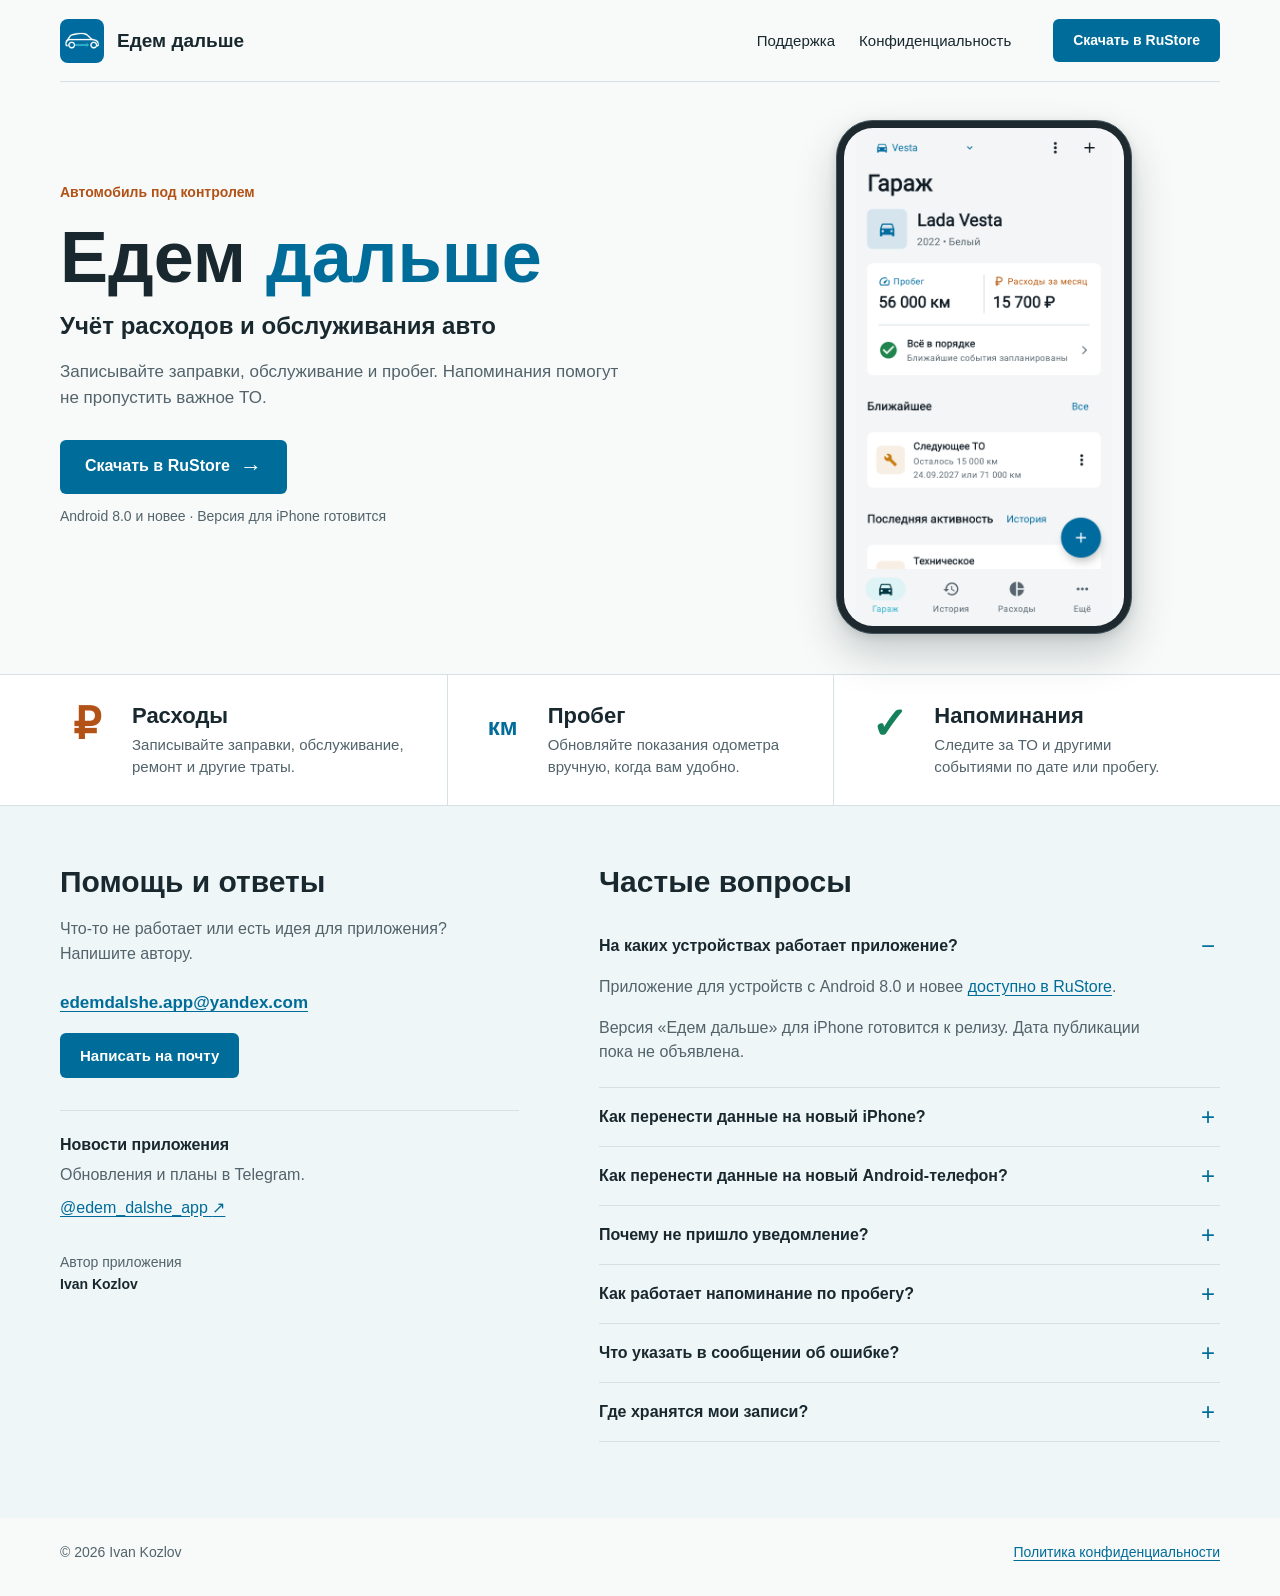
<file: index.html>
<!doctype html>
<html lang="ru">
<head>
  <meta charset="utf-8">
  <meta name="viewport" content="width=device-width, initial-scale=1">
  <meta name="color-scheme" content="light dark">
  <title>Едем дальше — расходы и обслуживание автомобиля</title>
  <meta name="description" content="Едем дальше — учёт расходов, пробега и обслуживания автомобиля. Скачать для Android в RuStore, поддержка и ответы на вопросы.">
  <link rel="icon" type="image/png" href="app-icon.png">
  <link rel="stylesheet" href="styles.css">
</head>
<body>
  <a class="skip" href="#main">К содержимому</a>
  <header class="site-header wrap">
    <a class="brand" href="index.html" aria-label="Едем дальше — главная"><img src="app-icon.png" width="44" height="44" alt=""><span>Едем дальше</span></a>
    <div class="header-actions">
      <nav aria-label="Основная навигация"><a href="#support">Поддержка</a><a href="privacy.html">Конфиденциальность</a></nav>
      <a class="header-download" href="https://www.rustore.ru/catalog/app/com.edemdalshe.android" target="_blank" rel="noopener">Скачать в RuStore</a>
    </div>
  </header>
  <main id="main">
    <section class="intro wrap" aria-labelledby="title">
      <div class="intro-copy">
        <p class="eyebrow">Автомобиль под контролем</p>
        <h1 id="title">Едем <span>дальше</span></h1>
        <p class="lead">Учёт расходов и обслуживания авто</p>
        <p class="intro-description">Записывайте заправки, обслуживание и пробег. Напоминания помогут не пропустить важное ТО.</p>
        <a class="button primary-download" href="https://www.rustore.ru/catalog/app/com.edemdalshe.android" target="_blank" rel="noopener">Скачать в RuStore <span aria-hidden="true">→</span></a>
        <p class="availability">Android 8.0 и новее · Версия для iPhone готовится</p>
      </div>
      <figure class="app-preview"><img src="garage-preview.png" width="1179" height="2096" alt="Экран гаража: автомобиль Lada Vesta, пробег, расходы за месяц и ближайшее ТО"></figure>
    </section>
    <section class="features-band" aria-labelledby="features-title">
      <div class="wrap">
        <h2 id="features-title" class="sr-only">Возможности приложения</h2>
        <div class="features">
          <div class="feature"><span class="feature-mark expense-mark" aria-hidden="true">₽</span><div><h3>Расходы</h3><p>Записывайте заправки, обслуживание, ремонт и другие траты.</p></div></div>
          <div class="feature"><span class="feature-mark mileage-mark" aria-hidden="true">км</span><div><h3>Пробег</h3><p>Обновляйте показания одометра вручную, когда вам удобно.</p></div></div>
          <div class="feature"><span class="feature-mark reminder-mark" aria-hidden="true">✓</span><div><h3>Напоминания</h3><p>Следите за ТО и другими событиями по дате или пробегу.</p></div></div>
        </div>
      </div>
    </section>
    <section id="support" class="support-band" aria-label="Поддержка">
      <div class="wrap support-layout">
      <section class="contact" aria-labelledby="contact-title">
        <h2 id="contact-title">Помощь и ответы</h2>
        <p>Что-то не работает или есть идея для приложения? Напишите автору.</p>
        <a class="email" href="mailto:edemdalshe.app@yandex.com">edemdalshe.app@yandex.com</a>
        <a class="button" href="mailto:edemdalshe.app@yandex.com?subject=%D0%95%D0%B4%D0%B5%D0%BC%20%D0%B4%D0%B0%D0%BB%D1%8C%D1%88%D0%B5%3A%20%D0%BF%D0%BE%D0%B4%D0%B4%D0%B5%D1%80%D0%B6%D0%BA%D0%B0">Написать на почту</a>
        <div class="channel"><h3>Новости приложения</h3><p>Обновления и планы в Telegram.</p><a href="https://t.me/edem_dalshe_app">@edem_dalshe_app <span aria-hidden="true">↗</span></a></div>
        <p class="author">Автор приложения<br><strong>Ivan Kozlov</strong></p>
      </section>
      <section class="questions" aria-labelledby="questions-title">
        <h2 id="questions-title">Частые вопросы</h2>
        <details open><summary>На каких устройствах работает приложение?</summary><div class="answer"><p>Приложение для устройств с Android 8.0 и новее <a href="https://www.rustore.ru/catalog/app/com.edemdalshe.android" target="_blank" rel="noopener">доступно в RuStore</a>.</p><p>Версия «Едем дальше» для iPhone готовится к релизу. Дата публикации пока не объявлена.</p></div></details>
        <details><summary>Как перенести данные на новый iPhone?</summary><div class="answer">
          <p>В текущей версии нет автоматической синхронизации. После простой установки на новый телефон старые записи не появятся.</p>
          <ol><li>На старом iPhone откройте «Ещё» и трижды нажмите на версию приложения.</li><li>Создайте резервную копию и сохраните файл вне приложения, например в iCloud Drive через «Файлы».</li><li>На новом iPhone откройте то же меню и восстановите данные из файла.</li></ol>
          <p class="notice"><strong>Восстановление заменяет текущие данные.</strong> Сначала сохраните отдельную копию записей нового телефона, если они нужны. Не удаляйте исходный файл до проверки переноса.</p>
        </div></details>
        <details><summary>Как перенести данные на новый Android-телефон?</summary><div class="answer"><p>В приложении пока нет аккаунта, облачной синхронизации или ручного экспорта данных на Android.</p><p>Android может восстановить данные через системную резервную копию или перенос между устройствами, если эта функция включена. Результат зависит от версии Android, производителя телефона и настроек резервного копирования, поэтому автоматическое восстановление не гарантируется.</p><p class="notice"><strong>Не удаляйте приложение со старого телефона, пока не проверите данные на новом.</strong></p></div></details>
        <details><summary>Почему не пришло уведомление?</summary><div class="answer"><p>Проверьте разрешение на уведомления для «Едем дальше» в настройках iPhone или Android, а также режим фокусирования или «Не беспокоить». На Android дополнительно проверьте ограничения фоновой работы и экономии заряда для приложения.</p><p>Уведомление по дате планируется на 09:00. Если это время уже прошло, оно не переносится автоматически на следующий день.</p></div></details>
        <details><summary>Как работает напоминание по пробегу?</summary><div class="answer"><p>Приложение сравнивает порог напоминания с последним внесённым пробегом. Если наступила дата или достигнут пробег, напоминание становится актуальным внутри приложения.</p><p>Пробег нужно обновлять вручную: приложение не считывает одометр и не отправляет отдельное системное уведомление при достижении порога.</p></div></details>
        <details><summary>Что указать в сообщении об ошибке?</summary><div class="answer"><p>Опишите, что произошло и какие действия к этому привели. Укажите модель устройства, версию iOS или Android и версию приложения из раздела «Ещё».</p><p>Можно приложить скриншот. Предварительно закройте госномер, VIN и другую личную информацию. Пароли и коды подтверждения не нужны.</p></div></details>
        <details><summary>Где хранятся мои записи?</summary><div class="answer"><p>Записи об автомобилях хранятся локально на вашем устройстве. Автор не получает их автоматически. Экспортированные копии хранятся там, куда вы их сохранили.</p><p>Подробнее об обработке данных и обращений: <a href="privacy.html">политика конфиденциальности</a>.</p></div></details>
      </section>
      </div>
    </section>
  </main>
  <footer class="site-footer wrap"><span>© 2026 Ivan Kozlov</span><a href="privacy.html">Политика конфиденциальности</a></footer>
</body>
</html>
</file>
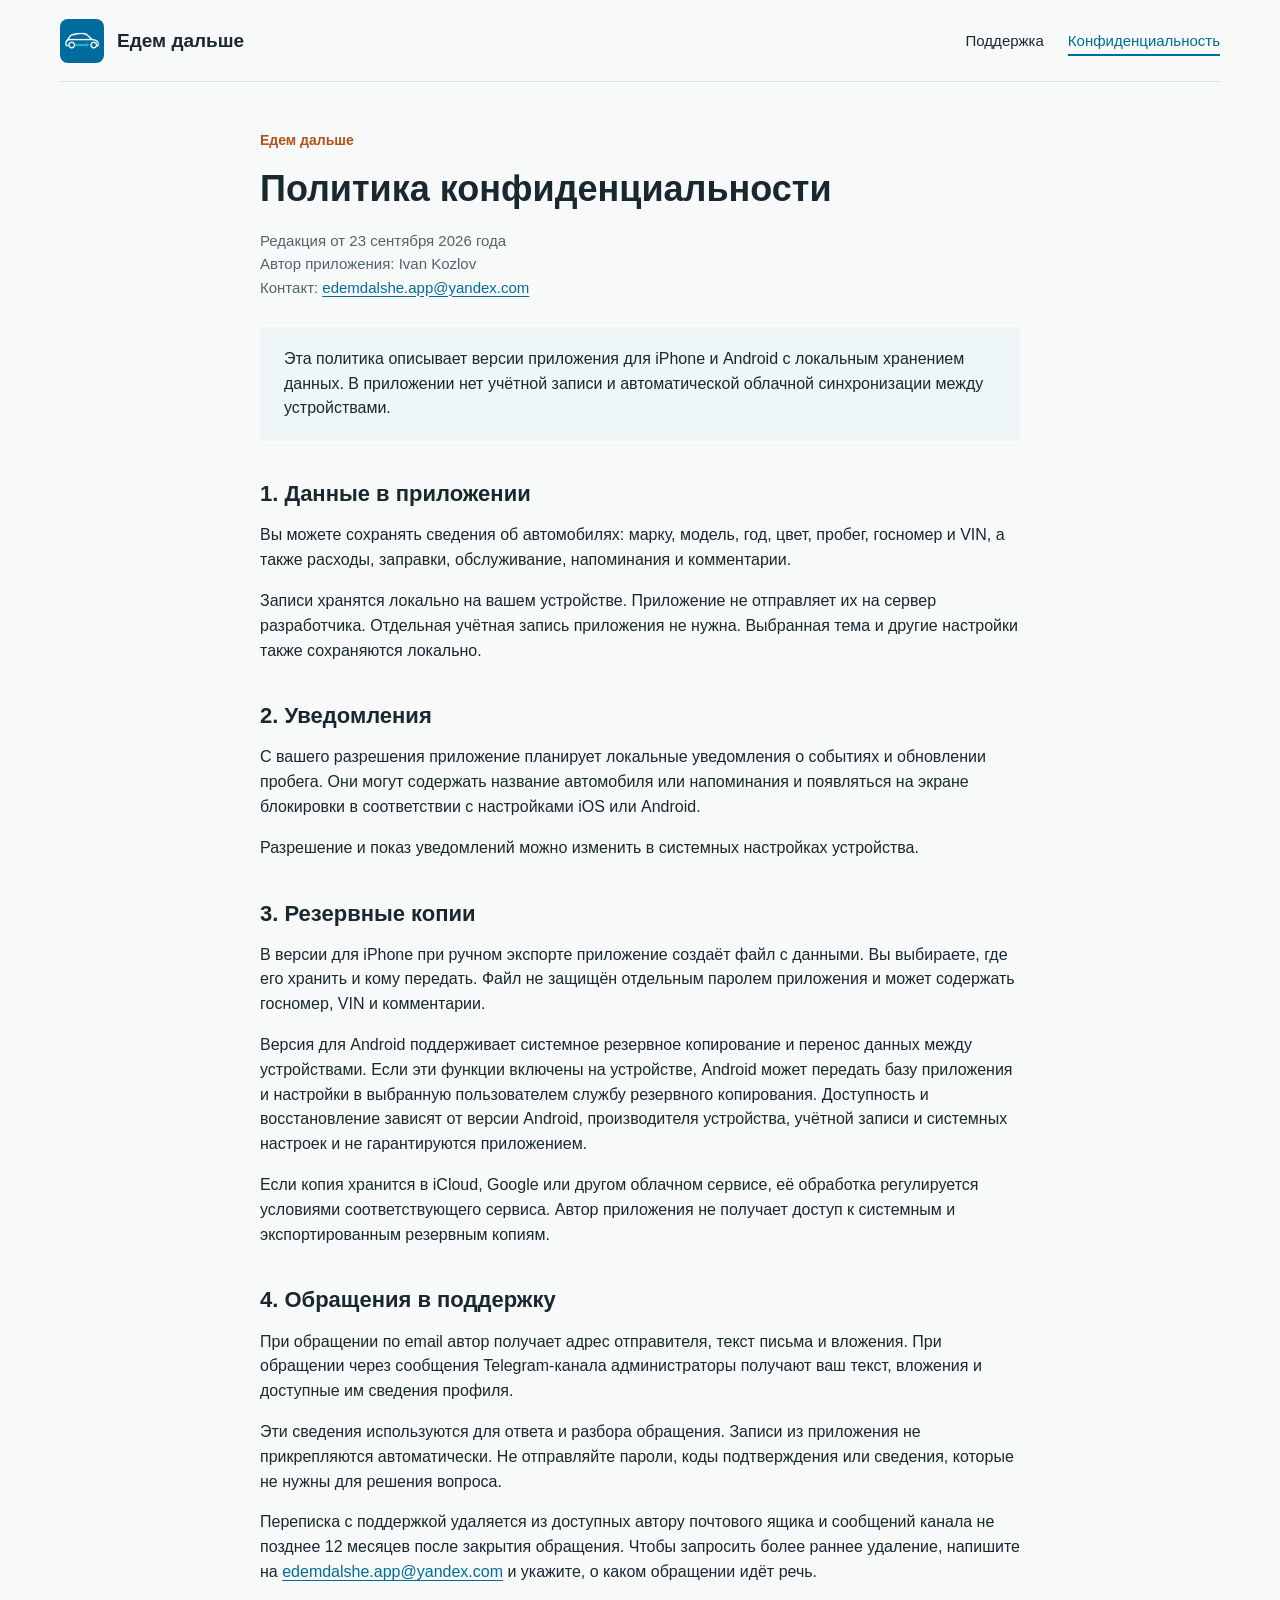
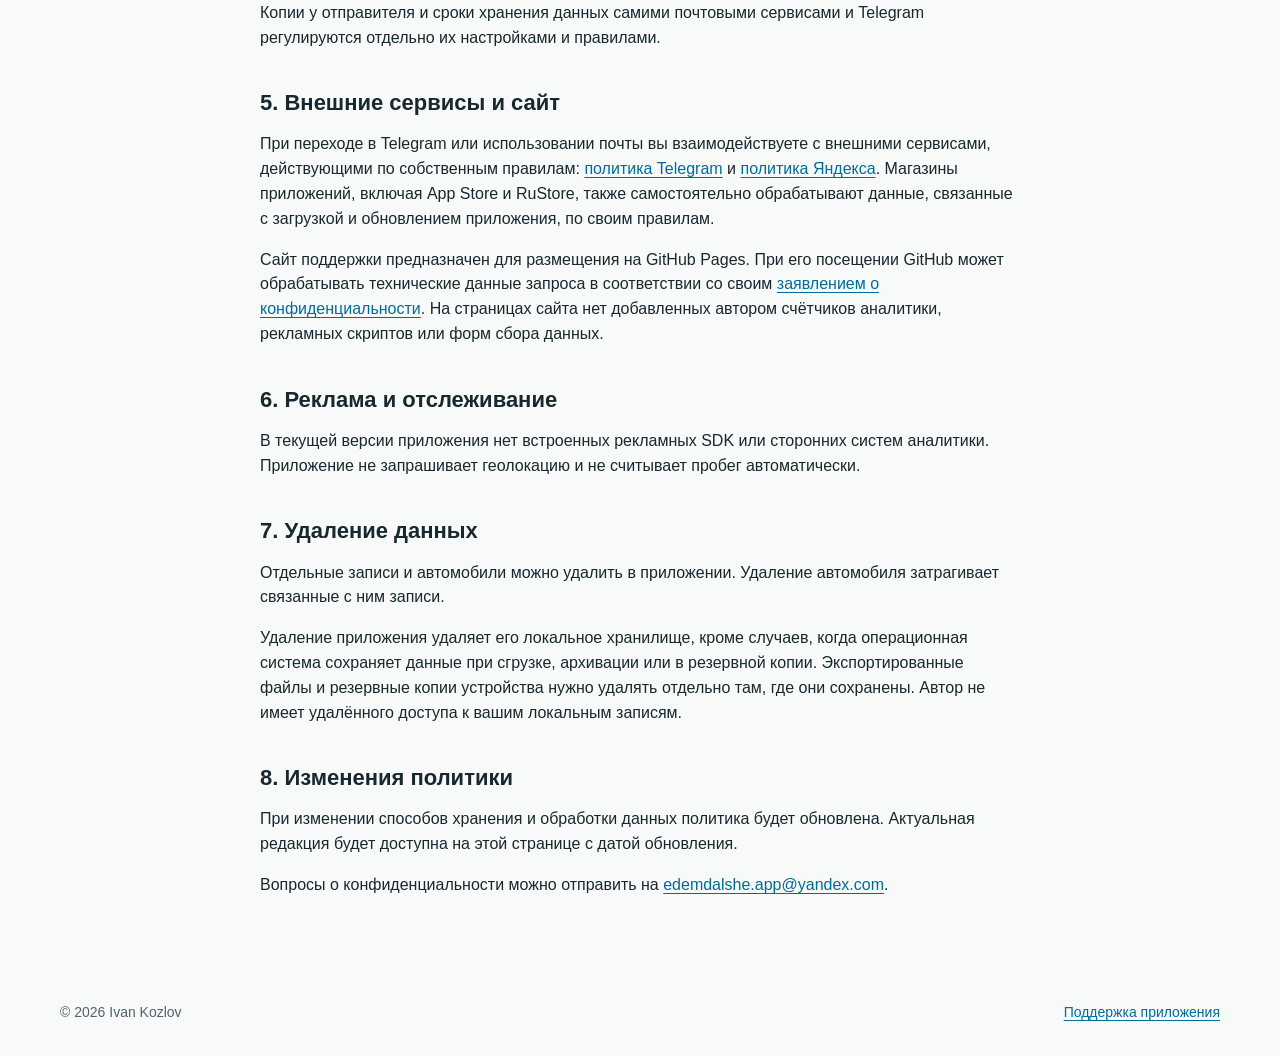
<file: privacy.html>
<!doctype html>
<html lang="ru">
<head>
  <meta charset="utf-8">
  <meta name="viewport" content="width=device-width, initial-scale=1">
  <meta name="color-scheme" content="light dark">
  <title>Конфиденциальность — Едем дальше</title>
  <meta name="description" content="Как версии приложения «Едем дальше» для iPhone и Android хранят данные об автомобилях, создают резервные копии и обрабатывают обращения в поддержку.">
  <link rel="icon" type="image/png" href="app-icon.png">
  <link rel="stylesheet" href="styles.css">
</head>
<body>
  <a class="skip" href="#main">К содержимому</a>
  <header class="site-header wrap">
    <a class="brand" href="index.html" aria-label="Едем дальше — поддержка"><img src="app-icon.png" width="44" height="44" alt=""><span>Едем дальше</span></a>
    <nav aria-label="Основная навигация"><a href="index.html">Поддержка</a><a href="privacy.html" aria-current="page">Конфиденциальность</a></nav>
  </header>
  <main id="main" class="wrap">
    <article class="document">
      <p class="eyebrow">Едем дальше</p>
      <h1>Политика конфиденциальности</h1>
      <p class="meta">Редакция от 23 сентября 2026 года<br>Автор приложения: Ivan Kozlov<br>Контакт: <a href="mailto:edemdalshe.app@yandex.com">edemdalshe.app@yandex.com</a></p>
      <p class="scope">Эта политика описывает версии приложения для iPhone и Android с локальным хранением данных. В приложении нет учётной записи и автоматической облачной синхронизации между устройствами.</p>
      <section><h2>1. Данные в приложении</h2><p>Вы можете сохранять сведения об автомобилях: марку, модель, год, цвет, пробег, госномер и VIN, а также расходы, заправки, обслуживание, напоминания и комментарии.</p><p>Записи хранятся локально на вашем устройстве. Приложение не отправляет их на сервер разработчика. Отдельная учётная запись приложения не нужна. Выбранная тема и другие настройки также сохраняются локально.</p></section>
      <section><h2>2. Уведомления</h2><p>С вашего разрешения приложение планирует локальные уведомления о событиях и обновлении пробега. Они могут содержать название автомобиля или напоминания и появляться на экране блокировки в соответствии с настройками iOS или Android.</p><p>Разрешение и показ уведомлений можно изменить в системных настройках устройства.</p></section>
      <section><h2>3. Резервные копии</h2><p>В версии для iPhone при ручном экспорте приложение создаёт файл с данными. Вы выбираете, где его хранить и кому передать. Файл не защищён отдельным паролем приложения и может содержать госномер, VIN и комментарии.</p><p>Версия для Android поддерживает системное резервное копирование и перенос данных между устройствами. Если эти функции включены на устройстве, Android может передать базу приложения и настройки в выбранную пользователем службу резервного копирования. Доступность и восстановление зависят от версии Android, производителя устройства, учётной записи и системных настроек и не гарантируются приложением.</p><p>Если копия хранится в iCloud, Google или другом облачном сервисе, её обработка регулируется условиями соответствующего сервиса. Автор приложения не получает доступ к системным и экспортированным резервным копиям.</p></section>
      <section><h2>4. Обращения в поддержку</h2><p>При обращении по email автор получает адрес отправителя, текст письма и вложения. При обращении через сообщения Telegram-канала администраторы получают ваш текст, вложения и доступные им сведения профиля.</p><p>Эти сведения используются для ответа и разбора обращения. Записи из приложения не прикрепляются автоматически. Не отправляйте пароли, коды подтверждения или сведения, которые не нужны для решения вопроса.</p><p>Переписка с поддержкой удаляется из доступных автору почтового ящика и сообщений канала не позднее 12 месяцев после закрытия обращения. Чтобы запросить более раннее удаление, напишите на <a href="mailto:edemdalshe.app@yandex.com">edemdalshe.app@yandex.com</a> и укажите, о каком обращении идёт речь.</p><p>Копии у отправителя и сроки хранения данных самими почтовыми сервисами и Telegram регулируются отдельно их настройками и правилами.</p></section>
      <section><h2>5. Внешние сервисы и сайт</h2><p>При переходе в Telegram или использовании почты вы взаимодействуете с внешними сервисами, действующими по собственным правилам: <a href="https://telegram.org/privacy">политика Telegram</a> и <a href="https://yandex.com/legal/confidential/">политика Яндекса</a>. Магазины приложений, включая App Store и RuStore, также самостоятельно обрабатывают данные, связанные с загрузкой и обновлением приложения, по своим правилам.</p><p>Сайт поддержки предназначен для размещения на GitHub Pages. При его посещении GitHub может обрабатывать технические данные запроса в соответствии со своим <a href="https://docs.github.com/en/site-policy/privacy-policies/github-general-privacy-statement">заявлением о конфиденциальности</a>. На страницах сайта нет добавленных автором счётчиков аналитики, рекламных скриптов или форм сбора данных.</p></section>
      <section><h2>6. Реклама и отслеживание</h2><p>В текущей версии приложения нет встроенных рекламных SDK или сторонних систем аналитики. Приложение не запрашивает геолокацию и не считывает пробег автоматически.</p></section>
      <section><h2>7. Удаление данных</h2><p>Отдельные записи и автомобили можно удалить в приложении. Удаление автомобиля затрагивает связанные с ним записи.</p><p>Удаление приложения удаляет его локальное хранилище, кроме случаев, когда операционная система сохраняет данные при сгрузке, архивации или в резервной копии. Экспортированные файлы и резервные копии устройства нужно удалять отдельно там, где они сохранены. Автор не имеет удалённого доступа к вашим локальным записям.</p></section>
      <section><h2>8. Изменения политики</h2><p>При изменении способов хранения и обработки данных политика будет обновлена. Актуальная редакция будет доступна на этой странице с датой обновления.</p><p>Вопросы о конфиденциальности можно отправить на <a href="mailto:edemdalshe.app@yandex.com">edemdalshe.app@yandex.com</a>.</p></section>
    </article>
  </main>
  <footer class="site-footer wrap"><span>© 2026 Ivan Kozlov</span><a href="index.html">Поддержка приложения</a></footer>
</body>
</html>
</file>
<file: styles.css>
:root {
  color-scheme: light dark;
  --bg: #f8faf9;
  --surface: #fff;
  --soft: #eff6f7;
  --text: #18282e;
  --muted: #52636b;
  --line: #d5e1e4;
  --accent: #006c99;
  --accent-hover: #00577c;
  --button: #006c99;
  --button-hover: #00577c;
  --expense: #b25217;
  --mileage: #006c99;
  --reminder: #16805b;
  --notice: #eaf4ee;
  --notice-line: #3d8066;
  font-family: -apple-system, BlinkMacSystemFont, "Segoe UI", sans-serif;
  font-size: 16px;
  line-height: 1.55;
  letter-spacing: 0;
  background: var(--bg);
  color: var(--text);
}
* { box-sizing: border-box; }
html { scroll-behavior: smooth; }
body { margin: 0; overflow-wrap: anywhere; }
a { color: var(--accent); text-underline-offset: .2em; }
a:hover { text-decoration-thickness: 2px; }
a:focus-visible, summary:focus-visible { outline: 3px solid var(--accent); outline-offset: 4px; }
img { display: block; max-width: 100%; }
h1, h2, h3, p, figure { margin-top: 0; }
.wrap { width: min(1160px, calc(100% - 64px)); margin-inline: auto; }
.sr-only { position: absolute; width: 1px; height: 1px; padding: 0; margin: -1px; overflow: hidden; clip: rect(0, 0, 0, 0); white-space: nowrap; border: 0; }
.skip { position: absolute; top: -100px; left: 16px; padding: 12px; background: var(--surface); z-index: 5; }
.skip:focus { top: 12px; }

.site-header { min-height: 82px; display: flex; align-items: center; justify-content: space-between; gap: 24px; border-bottom: 1px solid var(--line); }
.brand { display: inline-flex; align-items: center; gap: 13px; color: var(--text); text-decoration: none; font-size: 1.1875rem; font-weight: 700; white-space: nowrap; }
.brand img { width: 44px; height: 44px; border-radius: 8px; flex-shrink: 0; }
.header-actions { display: flex; align-items: center; gap: 42px; }
nav { display: flex; align-items: center; flex-wrap: wrap; gap: 24px; font-size: .9375rem; }
nav a { color: var(--text); text-decoration: none; padding-block: 8px; }
nav a:hover { color: var(--accent); }
nav a[aria-current="page"] { color: var(--accent); text-decoration: underline; text-decoration-thickness: 2px; text-underline-offset: 8px; }
.header-download, .button { display: inline-flex; align-items: center; justify-content: center; gap: 10px; min-height: 48px; padding: 11px 20px; border-radius: 6px; background: var(--button); color: #fff; font-weight: 700; text-decoration: none; text-align: center; }
.header-download { min-height: 42px; font-size: .875rem; white-space: nowrap; }
.header-download:hover, .button:hover { background: var(--button-hover); }

.intro { display: grid; grid-template-columns: minmax(0, 1.15fr) minmax(310px, .85fr); align-items: center; gap: 48px; padding-block: 38px 40px; }
.intro-copy { min-width: 0; padding-bottom: 44px; }
.eyebrow { color: var(--expense); font-size: .875rem; font-weight: 700; margin-bottom: 16px; }
.intro h1 { font-size: 4.5rem; line-height: 1.04; font-weight: 800; margin-bottom: 16px; }
.intro h1 span { color: var(--accent); }
.lead { font-size: 1.5rem; line-height: 1.25; font-weight: 650; margin-bottom: 18px; }
.intro-description { max-width: 36rem; color: var(--muted); font-size: 1.0625rem; margin-bottom: 28px; }
.primary-download { min-height: 54px; padding-inline: 25px; }
.primary-download span { font-size: 1.375rem; font-weight: 400; line-height: 1; }
.availability { color: var(--muted); font-size: .875rem; margin: 12px 0 0; }
.app-preview { width: min(100%, 296px); justify-self: center; margin: 0; padding: 7px; border: 1px solid #43545a; border-radius: 37px; background: #1d292e; box-shadow: 0 20px 42px rgba(24, 40, 46, .22), 0 3px 10px rgba(24, 40, 46, .12); }
.app-preview img { width: 100%; height: auto; border-radius: 29px; }

.features-band { background: var(--surface); border-block: 1px solid var(--line); }
.features { display: grid; grid-template-columns: repeat(3, minmax(0, 1fr)); }
.feature { display: flex; align-items: flex-start; gap: 18px; min-width: 0; padding: 27px 28px; }
.feature:first-child { padding-left: 0; }
.feature + .feature { border-left: 1px solid var(--line); }
.feature-mark { flex: 0 0 54px; font-size: 2.75rem; font-weight: 600; line-height: 1; text-align: center; }
.expense-mark { color: var(--expense); }
.mileage-mark { color: var(--mileage); font-size: 1.5rem; padding-top: 13px; }
.reminder-mark { color: var(--reminder); }
.feature h3 { font-size: 1.375rem; line-height: 1.25; margin-bottom: 5px; }
.feature p { color: var(--muted); font-size: .9375rem; line-height: 1.45; margin: 0; }

.support-band { background: var(--soft); }
.support-layout { display: grid; grid-template-columns: minmax(0, .85fr) minmax(0, 1.15fr); gap: 80px; padding-block: 58px 76px; }
.support-layout > * { min-width: 0; }
.support-layout h2 { font-size: 1.875rem; line-height: 1.2; margin-bottom: 17px; }
.contact > p, .channel p { color: var(--muted); }
.email { display: block; width: fit-content; margin: 24px 0 16px; font-size: 1.0625rem; font-weight: 600; }
.contact .button { min-height: 44px; font-size: .9375rem; }
.channel { border-top: 1px solid var(--line); margin-top: 32px; padding-top: 22px; }
.channel h3 { font-size: 1rem; margin-bottom: 5px; }
.channel p { margin-bottom: 8px; }
.author { margin: 32px 0 0; font-size: .875rem; }
.author strong { color: var(--text); font-weight: 600; }
details { border-bottom: 1px solid var(--line); }
summary { display: flex; align-items: center; justify-content: space-between; gap: 20px; list-style: none; cursor: pointer; padding: 17px 0; font-weight: 600; line-height: 1.4; }
summary::-webkit-details-marker { display: none; }
summary::after { content: "+"; flex: 0 0 24px; color: var(--accent); font-size: 1.5rem; font-weight: 400; line-height: 1; text-align: center; }
details[open] summary::after { content: "−"; }
summary:hover { color: var(--accent); }
.answer { max-width: 66ch; padding: 0 36px 22px 0; color: var(--muted); }
.answer p:last-child { margin-bottom: 0; }
ol, ul { padding-left: 24px; }
li { margin-bottom: 10px; }
.notice { background: var(--notice); border-left: 3px solid var(--notice-line); padding: 16px 20px; color: var(--text); margin-top: 24px; }
.site-footer { display: flex; justify-content: space-between; gap: 16px; flex-wrap: wrap; padding-block: 24px 32px; color: var(--muted); font-size: .875rem; }

.document { max-width: 760px; margin-inline: auto; padding-block: 48px 64px; }
.document h1 { font-size: 2.25rem; line-height: 1.15; margin-bottom: 20px; }
.document .meta { font-size: .9375rem; color: var(--muted); }
.document section { margin-top: 36px; }
.document h2 { font-size: 1.375rem; margin-bottom: 12px; }
.document p { margin-bottom: 16px; }
.document .scope { background: var(--soft); padding: 20px 24px; margin-block: 28px; }

@media (prefers-color-scheme: dark) {
  :root { --bg: #131c1e; --surface: #1b292d; --soft: #172428; --text: #f2f6f5; --muted: #b1c0c3; --line: #34474b; --accent: #80d0e3; --accent-hover: #a0ddeb; --expense: #e7a46e; --mileage: #80d0e3; --reminder: #7dd2a9; --notice: #1e3029; --notice-line: #71b998; }
  nav a { color: var(--text); }
}
@media (max-width: 980px) {
  .header-actions { gap: 24px; }
  .intro { gap: 28px; }
  .intro h1 { font-size: 3.5rem; }
  .feature { padding-inline: 16px; gap: 10px; }
  .feature-mark { flex-basis: 42px; font-size: 2.25rem; }
  .mileage-mark { font-size: 1.25rem; }
  .support-layout { gap: 40px; }
}
@media (max-width: 760px) {
  .wrap { width: calc(100% - 40px); }
  .site-header { flex-wrap: wrap; gap: 5px; padding-block: 14px 10px; }
  .header-actions { width: 100%; }
  .header-download { display: none; }
  nav { gap: 20px; font-size: .875rem; }
  .intro { grid-template-columns: minmax(0, 1fr) minmax(0, 240px); gap: 20px; padding-block: 30px; }
  .intro-copy { padding-bottom: 0; }
  .intro h1 { font-size: 2.875rem; margin-bottom: 12px; }
  .lead { font-size: 1.25rem; margin-bottom: 14px; }
  .intro-description { font-size: 1rem; margin-bottom: 20px; }
  .app-preview { width: min(100%, 240px); }
  .features { grid-template-columns: 1fr; }
  .feature, .feature:first-child { padding: 18px 0; }
  .feature + .feature { border-left: 0; border-top: 1px solid var(--line); }
  .support-layout { grid-template-columns: 1fr; gap: 36px; padding-block: 42px 52px; }
  .answer { padding-right: 0; }
  .document { padding-block: 32px 40px; }
  .document h1 { font-size: 1.875rem; }
}
@media (max-width: 540px) {
  .intro { display: block; }
  .intro-copy { padding-bottom: 14px; }
  .app-preview { width: clamp(140px, 38vw, 160px); margin-inline: auto; padding: 5px; border-radius: 24px; }
  .app-preview img { border-radius: 18px; }
}
@media (max-width: 520px) {
  .intro h1 { font-size: 2.5rem; }
  .intro-description { display: none; }
  .eyebrow { margin-bottom: 10px; }
  .primary-download { min-height: 48px; }
  .support-layout h2 { font-size: 1.5rem; }
}
@media (max-width: 360px) {
  .wrap { width: calc(100% - 32px); }
  .intro h1 { font-size: 2.25rem; }
  .document h1 { font-size: 1.5rem; }
}
@media (max-width: 360px) and (max-height: 650px) {
  .intro { padding-top: 16px; }
  .intro-copy { padding-bottom: 12px; }
  .eyebrow, .availability { display: none; }
  .app-preview { width: 140px; }
}
@media (prefers-reduced-motion: reduce) {
  html { scroll-behavior: auto; }
}
@media print {
  :root { --bg: #fff; --surface: #fff; --soft: #fff; --text: #000; --muted: #333; --accent: #000; }
  .site-header, .site-footer, .skip { display: none; }
  .wrap { width: 100%; }
  .document { padding: 0; max-width: none; }
}
</file>
